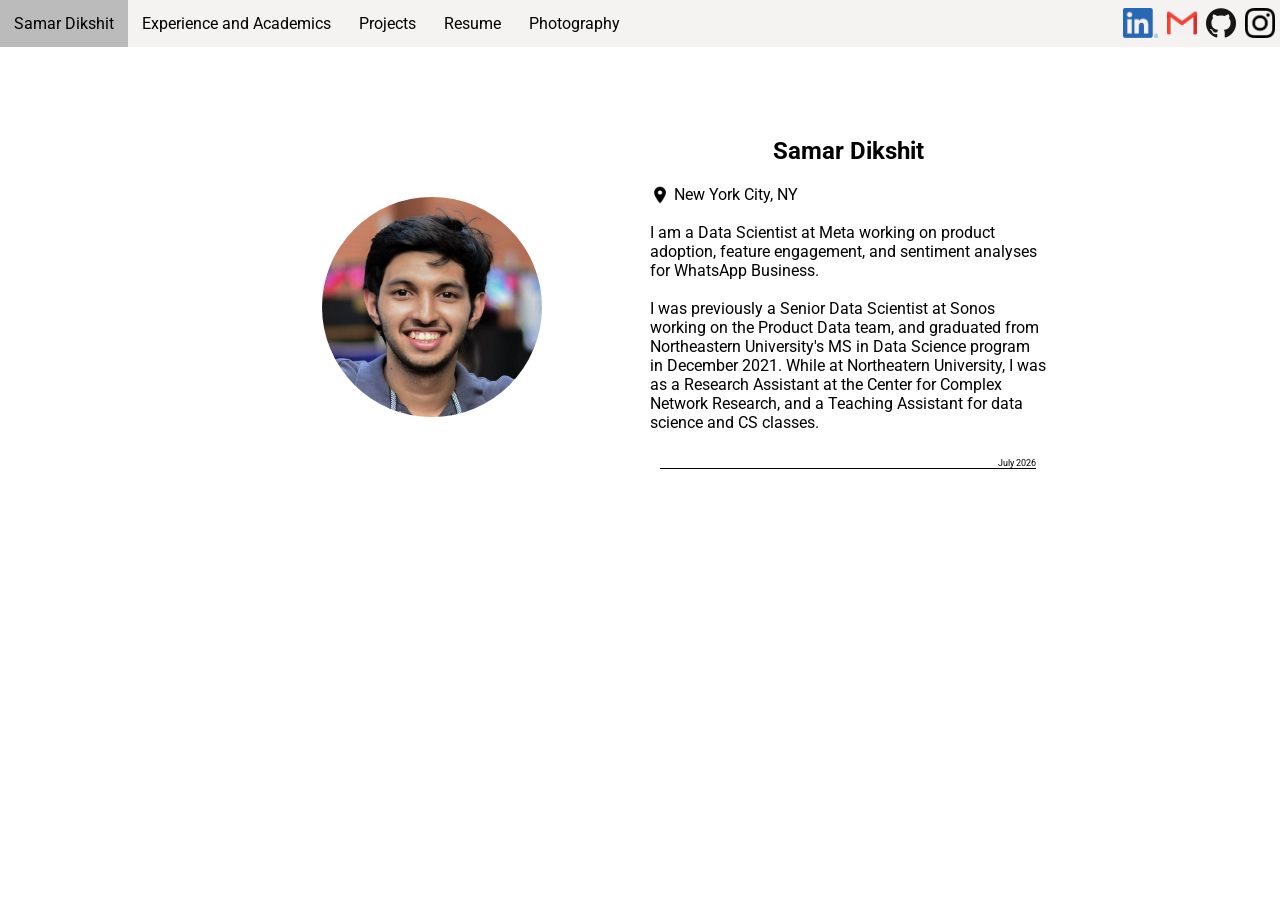
<file: index.html>
<!DOCTYPE html>
<html>
   <head>
       <meta charset="utf-8">
       <meta http-equiv="Content-Type" content="text/html; charset=utf-8">
       <meta name="viewport" content="width=device-width, initial-scale=1">
       <title>Samar Dikshit</title>
       <link href="https://fonts.googleapis.com/css2?family=Roboto:wght@300&display=swap" rel="stylesheet">
       <link href="favicon/apple-touch-icon.png" rel="apple-touch-icon" sizes="180x180">
       <link href="favicon/favicon-32x32.png" rel="icon" type="image/png" sizes="32x32">
       <link href="favicon/favicon-16x16.png" rel="icon" type="image/png" sizes="16x16">
       <link href="favicon/site.webmanifest" rel="manifest">
       <link href="css/main.css" rel="stylesheet">
       <script src="https://ajax.googleapis.com/ajax/libs/jquery/3.4.1/jquery.min.js"></script>
       <script src="https://maxcdn.bootstrapcdn.com/bootstrap/3.4.1/js/bootstrap.min.js"></script>
   </head>
   <body>
       <div>
           <nav>
               <button type="button" id="nav-toggle" class="nav-toggle" aria-label="Toggle navigation" aria-expanded="false" aria-controls="navbar">
                   <span></span><span></span><span></span>
               </button>
               <ul id="navbar">
                   <li class="nav-opts" id="nav-opts-home"><a class="nav-a" href="index.html"><span class="nav-text">Samar Dikshit</span></a></li>
                   <li class="nav-opts"><a class="nav-a" href="exp.html"><span class="nav-text">Experience and Academics</span></a></li>
                   <li class="nav-opts"><a class="nav-a" href="projects.html"><span class="nav-text">Projects</span></a></li>
                   <li class="nav-opts" data-toggle="tooltip" data-placement="bottom" title="Last update: Sept. 2024"><a class="nav-a" href="resources/pdfs/Samar Dikshit Resume.pdf" target="_blank" ><span class="nav-text">Resume</span></a></li>
                   <li class="nav-opts"><a class="nav-a" href="photography.html"><span class="nav-text">Photography</span></a></li>
                   <li id="nav-icons">
                       <a class="nav-icons-a" href="https://www.linkedin.com/in/samar-dikshit/" target="_blank"><img src="resources/logos_png/linkedin.png" class="header-img" alt="LinkedIn"></a>
                       <a class="nav-icons-a" href="mailto:samard05@gmail.com?cc=dikshit.s@northeastern.edu&subject=[From website] "><img src="resources/logos_png/gmail2.png" class="header-img" alt="Email me"></a>
                       <a class="nav-icons-a" href="https://github.com/samar14641" target="_blank"><img src="resources/logos_png/github.png" class="header-img" alt="GitHub"></a>
                       <a class="nav-icons-a" href="https://www.instagram.com/samar14641/" target="_blank"><img src="resources/logos_png/insta.png" class="header-img" alt="Instagram"></a>
                   </li>
               </ul>
           </nav>
       </div>
       <div id="main-content">
           <div id="empty-div"></div>
           <div id="bio-div">
               <div class="column">
                   <img src="resources/pics_jpg/me.jpg" id="face-img" alt="Samar">
               </div>
               <div class="column" id="bio-content" data-updated="2026-07">
                   <h2 class="text-header">Samar Dikshit</h2>
                   <p>
                       <img src="resources/logos_png/location.png" class="img-p" alt="Location:"> &nbsp;&nbsp;&nbsp;&nbsp;&nbsp; New York City, NY
                       <br><br>
                       I am a Data Scientist at Meta working on product adoption, feature engagement, and sentiment analyses for WhatsApp Business.
                       <br><br>
                       I was previously a Senior Data Scientist at Sonos working on the Product Data team, and graduated from Northeastern University's MS in Data Science program in December 2021. While at Northeatern University, I was as a Research Assistant at the Center for Complex Network Research, and a Teaching Assistant for data science and CS classes.
                   </p>
               </div>
           </div>
       </div>
       <script src="js/main.js"></script>
   </body>
</html>
</file>
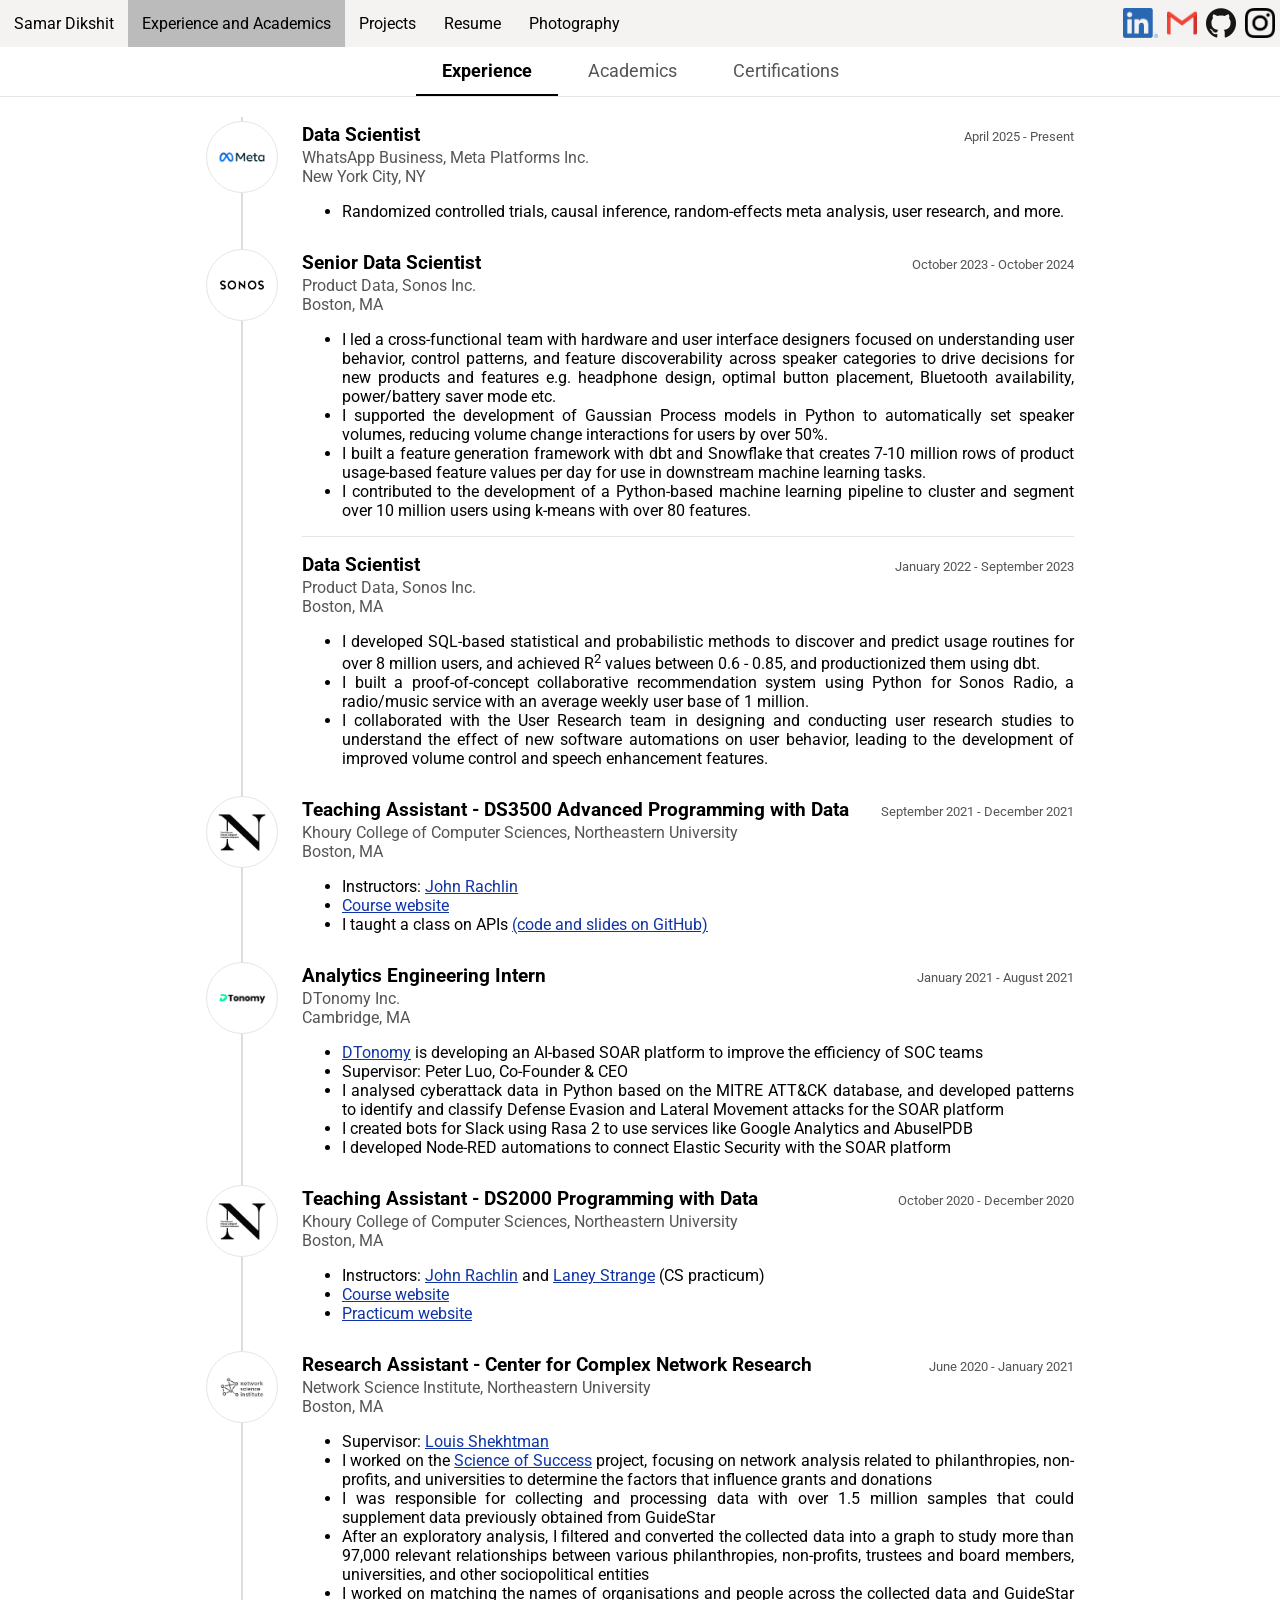
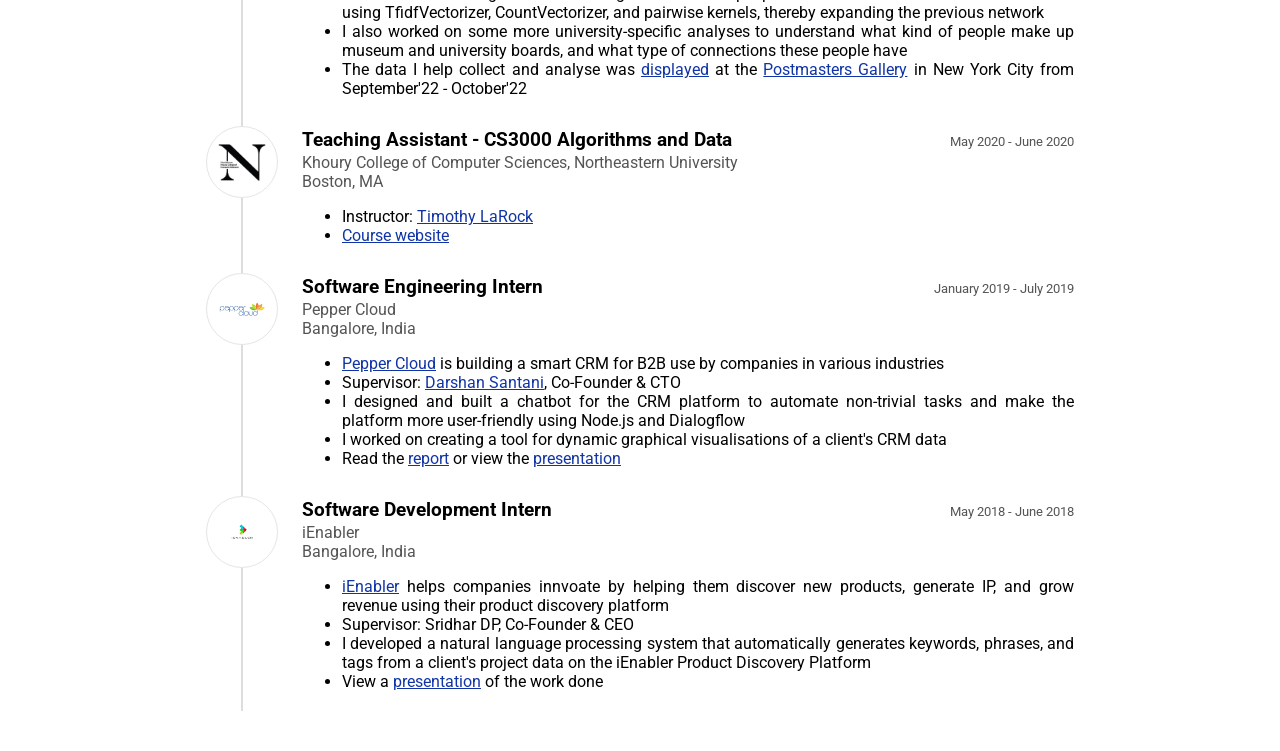
<file: exp.html>
<!DOCTYPE html>
<html>
    <head>
        <meta charset="utf-8">
        <meta http-equiv="Content-Type" content="text/html; charset=utf-8">
        <meta name="viewport" content="width=device-width, initial-scale=1">
        <title>Samar Dikshit</title>
        <link href="https://fonts.googleapis.com/css2?family=Roboto:wght@300&display=swap" rel="stylesheet">
        <link href="favicon/apple-touch-icon.png" rel="apple-touch-icon" sizes="180x180">
        <link href="favicon/favicon-32x32.png" rel="icon" type="image/png" sizes="32x32">
        <link href="favicon/favicon-16x16.png" rel="icon" type="image/png" sizes="16x16">
        <link href="favicon/site.webmanifest" rel="manifest">
        <link href="css/main.css" rel="stylesheet">
        <link href="css/exp.css" rel="stylesheet">
        <script src="https://ajax.googleapis.com/ajax/libs/jquery/3.4.1/jquery.min.js"></script>
        <script src="https://maxcdn.bootstrapcdn.com/bootstrap/3.4.1/js/bootstrap.min.js"></script>
    </head>
    <body>
        <div>
            <nav>
                <button type="button" id="nav-toggle" class="nav-toggle" aria-label="Toggle navigation" aria-expanded="false" aria-controls="navbar">
                    <span></span><span></span><span></span>
                </button>
                <ul id="navbar">
                    <li class="nav-opts"><a class="nav-a" href="index.html"><span class="nav-text">Samar Dikshit</span></a></li>
                    <li class="nav-opts" id="nav-opts-home"><a class="nav-a" href="exp.html"><span class="nav-text">Experience and Academics</span></a></li>
                    <li class="nav-opts"><a class="nav-a" href="projects.html"><span class="nav-text">Projects</span></a></li>
                    <li class="nav-opts" data-toggle="tooltip" data-placement="bottom" title="Last update: Sept. 2024"><a class="nav-a" href="resources/pdfs/Samar Dikshit Resume.pdf" target="_blank" ><span class="nav-text">Resume</span></a></li>
                    <li class="nav-opts"><a class="nav-a" href="photography.html"><span class="nav-text">Photography</span></a></li>
                    <li id="nav-icons">
                        <a class="nav-icons-a" href="https://www.linkedin.com/in/samar-dikshit/" target="_blank"><img src="resources/logos_png/linkedin.png" class="header-img" alt="LinkedIn"></a>
                        <a class="nav-icons-a" href="mailto:samard05@gmail.com?cc=dikshit.s@northeastern.edu&subject=[From website] "><img src="resources/logos_png/gmail2.png" class="header-img" alt="Email me"></a>
                        <a class="nav-icons-a" href="https://github.com/samar14641" target="_blank"><img src="resources/logos_png/github.png" class="header-img" alt="GitHub"></a>
                        <a class="nav-icons-a" href="https://www.instagram.com/samar14641/" target="_blank"><img src="resources/logos_png/insta.png" class="header-img" alt="Instagram"></a>
                    </li>
                </ul>
            </nav>
        </div>
        <div id="main-content">
            <div class="exp-tabs" role="tablist">
                <button type="button" class="exp-tab active" role="tab" aria-selected="true" aria-controls="exp-panel-expr" id="exp-tab-expr" data-target="exp-panel-expr">Experience</button>
                <button type="button" class="exp-tab" role="tab" aria-selected="false" aria-controls="exp-panel-acad" id="exp-tab-acad" data-target="exp-panel-acad">Academics</button>
                <button type="button" class="exp-tab" role="tab" aria-selected="false" aria-controls="exp-panel-certi" id="exp-tab-certi" data-target="exp-panel-certi">Certifications</button>
            </div>

            <div class="exp-panel" id="exp-panel-expr" role="tabpanel" aria-labelledby="exp-tab-expr">
                <div class="timeline">
                    <div class="timeline-item">
                        <div class="timeline-marker"><img src="resources/logos_png/meta.png" alt="Meta"></div>
                        <div class="timeline-content">
                            <div class="timeline-role">
                                <div class="timeline-role-head">
                                    <p class="text-title">Data Scientist</p>
                                    <span class="timeline-date">April 2025 - Present</span>
                                </div>
                                <p class="timeline-org">WhatsApp Business, Meta Platforms Inc.<br>New York City, NY</p>
                                <ul class="text-data">
                                    <li>Randomized controlled trials, causal inference, random-effects meta analysis, user research, and more.</li>
                                </ul>
                            </div>
                        </div>
                    </div>
                    <div class="timeline-item">
                        <div class="timeline-marker"><img src="resources/logos_png/sonos.png" alt="Sonos"></div>
                        <div class="timeline-content">
                            <div class="timeline-role">
                                <div class="timeline-role-head">
                                    <p class="text-title">Senior Data Scientist</p>
                                    <span class="timeline-date">October 2023 - October 2024</span>
                                </div>
                                <p class="timeline-org">Product Data, Sonos Inc.<br>Boston, MA</p>
                                <ul class="text-data">
                                    <li>I led a cross-functional team with hardware and user interface designers focused on understanding user behavior, control patterns, and feature discoverability across speaker categories to drive decisions for new products and features e.g. headphone design, optimal button placement, Bluetooth availability, power/battery saver mode etc.</li>
                                    <li>I supported the development of Gaussian Process models in Python to automatically set speaker volumes, reducing volume change interactions for users by over 50%.</li>
                                    <li>I built a feature generation framework with dbt and Snowflake that creates 7-10 million rows of product usage-based feature values per day for use in downstream machine learning tasks.</li>
                                    <li>I contributed to the development of a Python-based machine learning pipeline to cluster and segment over 10 million users using k-means with over 80 features.</li>
                                </ul>
                            </div>
                            <div class="timeline-role">
                                <div class="timeline-role-head">
                                    <p class="text-title">Data Scientist</p>
                                    <span class="timeline-date">January 2022 - September 2023</span>
                                </div>
                                <p class="timeline-org">Product Data, Sonos Inc.<br>Boston, MA</p>
                                <ul class="text-data">
                                    <li>I developed SQL-based statistical and probabilistic methods to discover and predict usage routines for over 8 million users, and achieved R<sup>2</sup> values between 0.6 - 0.85, and productionized them using dbt.</li>
                                    <li>I built a proof-of-concept collaborative recommendation system using Python for Sonos Radio, a radio/music service with an average weekly user base of 1 million.</li>
                                    <li>I collaborated with the User Research team in designing and conducting user research studies to understand the effect of new software automations on user behavior, leading to the development of improved volume control and speech enhancement features.</li>
                                </ul>
                            </div>
                        </div>
                    </div>
                    <div class="timeline-item">
                        <div class="timeline-marker"><img src="resources/logos_png/NEUCCIS.jpg" alt="NEU Monogram"></div>
                        <div class="timeline-content">
                            <div class="timeline-role">
                                <div class="timeline-role-head">
                                    <p class="text-title">Teaching Assistant - DS3500 Advanced Programming with Data</p>
                                    <span class="timeline-date">September 2021 - December 2021</span>
                                </div>
                                <p class="timeline-org">Khoury College of Computer Sciences, Northeastern University<br>Boston, MA</p>
                                <ul class="text-data">
                                    <li>Instructors: <a class="p-a" href="https://www.ccs.neu.edu/home/rachlin/" target="_blank">John Rachlin</a></li>
                                    <li><a class="p-a" href="https://www.ccs.neu.edu/home/rachlin/python/ds3500/index.html" target="_blank">Course website</a></li>
                                    <li>I taught a class on APIs <a class="p-a" href="https://github.com/samar14641/api-ds3500" target="_blank">(code and slides on GitHub)</a></li>
                                </ul>
                            </div>
                        </div>
                    </div>
                    <div class="timeline-item">
                        <div class="timeline-marker"><img src="resources/logos_png/dtonomy.png" alt="DTonomy"></div>
                        <div class="timeline-content">
                            <div class="timeline-role">
                                <div class="timeline-role-head">
                                    <p class="text-title">Analytics Engineering Intern</p>
                                    <span class="timeline-date">January 2021 - August 2021</span>
                                </div>
                                <p class="timeline-org">DTonomy Inc.<br>Cambridge, MA</p>
                                <ul class="text-data">
                                    <li><a class="p-a" href="https://www.dtonomy.com/" target="_blank">DTonomy</a> is developing an AI-based SOAR platform to improve the efficiency of SOC teams</li>
                                    <li>Supervisor: Peter Luo, Co-Founder & CEO</li>
                                    <li>I analysed cyberattack data in Python based on the MITRE ATT&CK database, and developed patterns to identify and classify Defense Evasion and Lateral Movement attacks for the SOAR platform</li>
                                    <li>I created bots for Slack using Rasa 2 to use services like Google Analytics and AbuseIPDB</li>
                                    <li>I developed Node-RED automations to connect Elastic Security with the SOAR platform</li>
                                </ul>
                            </div>
                        </div>
                    </div>
                    <div class="timeline-item">
                        <div class="timeline-marker"><img src="resources/logos_png/NEUCCIS.jpg" alt="NEU Monogram"></div>
                        <div class="timeline-content">
                            <div class="timeline-role">
                                <div class="timeline-role-head">
                                    <p class="text-title">Teaching Assistant - DS2000 Programming with Data</p>
                                    <span class="timeline-date">October 2020 - December 2020</span>
                                </div>
                                <p class="timeline-org">Khoury College of Computer Sciences, Northeastern University<br>Boston, MA</p>
                                <ul class="text-data">
                                    <li>Instructors: <a class="p-a" href="https://www.ccs.neu.edu/home/rachlin/" target="_blank">John Rachlin</a> and <a class="p-a" href="https://khoury.northeastern.edu/home/laney/" target="_blank">Laney Strange</a> (CS practicum)</li>
                                    <li><a class="p-a" href="https://www.ccs.neu.edu/home/rachlin/python/ds2000/" target="_blank">Course website</a></li>
                                    <li><a class="p-a" href="https://course.ccs.neu.edu/ds2001/cs/" target="_blank">Practicum website</a></li>
                                </ul>
                            </div>
                        </div>
                    </div>
                    <div class="timeline-item">
                        <div class="timeline-marker"><img src="resources/logos_png/netsci.png" alt="NEU NetSci"></div>
                        <div class="timeline-content">
                            <div class="timeline-role">
                                <div class="timeline-role-head">
                                    <p class="text-title">Research Assistant - Center for Complex Network Research</p>
                                    <span class="timeline-date">June 2020 - January 2021</span>
                                </div>
                                <p class="timeline-org">Network Science Institute, Northeastern University<br>Boston, MA</p>
                                <ul class="text-data">
                                    <li>Supervisor: <a class="p-a" href="https://www.barabasilab.com/people/louis-shekhtman" target="_blank">Louis Shekhtman</a></li>
                                    <li>I worked on the <a class="p-a" href="https://www.barabasilab.com/projects" target="_blank">Science of Success</a> project, focusing on network analysis related to philanthropies, non-profits, and universities to determine the factors that influence grants and donations</li>
                                    <li>I was responsible for collecting and processing data with over 1.5 million samples that could supplement data previously obtained from GuideStar</li>
                                    <li>After an exploratory analysis, I filtered and converted the collected data into a graph to study more than 97,000 relevant relationships between various philanthropies, non-profits, trustees and board members, universities, and other sociopolitical entities</li>
                                    <li>I worked on matching the names of organisations and people across the collected data and GuideStar using TfidfVectorizer, CountVectorizer, and pairwise kernels, thereby expanding the previous network</li>
                                    <li>I also worked on some more university-specific analyses to understand what kind of people make up museum and university boards, and what type of connections these people have</li>
                                    <li>The data I help collect and analyse was <a class="p-a" href="https://mobile.twitter.com/BarabasiLab/status/1579849749523357696" target="_blank">displayed</a> at the <a class="p-a" href="https://www.postmastersart.com/archive/barablab22/barablab22_direct.html" target="_blank">Postmasters Gallery</a> in New York City from September'22 - October'22</li>
                                </ul>
                            </div>
                        </div>
                    </div>
                    <div class="timeline-item">
                        <div class="timeline-marker"><img src="resources/logos_png/NEUCCIS.jpg" alt="NEU Monogram"></div>
                        <div class="timeline-content">
                            <div class="timeline-role">
                                <div class="timeline-role-head">
                                    <p class="text-title">Teaching Assistant - CS3000 Algorithms and Data</p>
                                    <span class="timeline-date">May 2020 - June 2020</span>
                                </div>
                                <p class="timeline-org">Khoury College of Computer Sciences, Northeastern University<br>Boston, MA</p>
                                <ul class="text-data">
                                    <li>Instructor: <a class="p-a" href="https://tlarock.github.io/" target="_blank">Timothy LaRock</a></li>
                                    <li><a class="p-a" href="https://tlarock.github.io/teaching/cs3000/syllabus.html" target="_blank">Course website</a></li>
                                </ul>
                            </div>
                        </div>
                    </div>
                    <div class="timeline-item">
                        <div class="timeline-marker"><img src="resources/logos_png/peppercloud.png" alt="Pepper Cloud logo"></div>
                        <div class="timeline-content">
                            <div class="timeline-role">
                                <div class="timeline-role-head">
                                    <p class="text-title">Software Engineering Intern</p>
                                    <span class="timeline-date">January 2019 - July 2019</span>
                                </div>
                                <p class="timeline-org">Pepper Cloud<br>Bangalore, India</p>
                                <ul class="text-data">
                                    <li><a class="p-a" href="https://peppercloud.com/" target="_blank">Pepper Cloud</a> is building a smart CRM for B2B use by companies in various industries</li>
                                    <li>Supervisor: <a class="p-a" href="https://dsantani.github.io/" target="_blank">Darshan Santani</a>, Co-Founder & CTO</li>
                                    <li>I designed and built a chatbot for the CRM platform to automate non-trivial tasks and make the platform more user-friendly using Node.js and Dialogflow</li>
                                    <li>I worked on creating a tool for dynamic graphical visualisations of a client's CRM data</li>
                                    <li>Read the <a class="p-a" href="resources/pdfs/Pepper Cloud Report.pdf" target="_blank">report</a> or view the <a class="p-a" href="resources/pdfs/Pepper Cloud PPT.pdf" target="_blank">presentation</a></li>
                                </ul>
                            </div>
                        </div>
                    </div>
                    <div class="timeline-item">
                        <div class="timeline-marker"><img src="resources/logos_png/ienabler.png" alt="iEnabler logo"></div>
                        <div class="timeline-content">
                            <div class="timeline-role">
                                <div class="timeline-role-head">
                                    <p class="text-title">Software Development Intern</p>
                                    <span class="timeline-date">May 2018 - June 2018</span>
                                </div>
                                <p class="timeline-org">iEnabler<br>Bangalore, India</p>
                                <ul class="text-data">
                                    <li><a class="p-a" href="https://www.ienabler.co/" target="_blank">iEnabler</a> helps companies innvoate by helping them discover new products, generate IP, and grow revenue using their product discovery platform</li>
                                    <li>Supervisor: Sridhar DP, Co-Founder & CEO</li>
                                    <li>I developed a natural language processing system that automatically generates keywords, phrases, and tags from a client's project data on the iEnabler Product Discovery Platform</li>
                                    <li>View a <a class="p-a" href="resources/pdfs/iEnabler PPT.pdf" target="_blank">presentation</a> of the work done</li>
                                </ul>
                            </div>
                        </div>
                    </div>
                </div>
            </div>

            <div class="exp-panel" id="exp-panel-acad" role="tabpanel" aria-labelledby="exp-tab-acad" hidden>
                <div class="timeline">
                    <div class="timeline-item">
                        <div class="timeline-marker"><img src="resources/logos_png/NEUCCIS.jpg" alt="NEU Monogram"></div>
                        <div class="timeline-content">
                            <div class="timeline-role">
                                <div class="timeline-role-head">
                                    <p class="text-title"><em>MS in Data Science, </em>Northeastern University</p>
                                    <span class="timeline-date">September 2019 - December 2021</span>
                                </div>
                                <p class="timeline-org">Khoury College of Computer Sciences<br>Boston, MA</p>
                                <ul class="text-data">
                                    <li>Fall'21: CS6120 Natural Language Processing, PHYS5116 Complex Networks and Applications</li>
                                    <li>Spring'21: Analytics Engineering co-op at DTonomy Inc.</li>
                                    <li>Fall'20: DS5220 Supervised Machine Learning</li>
                                    <li>Summer'20: DS5230 Unsupervised Machine Learning</li>
                                    <li>Spring'20: CS5800 Algorithms, CS6200 Information Retrieval</li>
                                    <li>Fall'19: DS5020 Linear Algebra and Probability, DS5110 Data Management and Processing</li>
                                </ul>
                            </div>
                        </div>
                    </div>
                    <div class="timeline-item">
                        <div class="timeline-marker"><img src="resources/logos_png/manipal.png" alt="Manipal logo"></div>
                        <div class="timeline-content">
                            <div class="timeline-role">
                                <div class="timeline-role-head">
                                    <p class="text-title"><em>BTech in Computer and Communication Engineering, </em>Manipal Institute of Technology</p>
                                    <span class="timeline-date">July 2015 - July 2019</span>
                                </div>
                                <p class="timeline-org">Department of Information and Communication Technology<br>Manipal, India</p>
                                <ul class="text-data">
                                    <li>Minor in Data Analytics</li>
                                    <li>Relevant courses: Big Data Analytics, Data Mining and Predictive Analytics, Pattern Recognition</li>
                                    <li><a class="p-a" href="resources/pdfs/CCE Seminar.pdf" target="_blank">Seminar</a> (Aug'18): <em>Knowledge Transfer Through Machine Learning in Aircraft Design</em> based on <a class="p-a" href="https://ieeexplore.ieee.org/document/8065136" target="_blank">this paper</a></li>
                                </ul>
                            </div>
                        </div>
                    </div>
                </div>
            </div>

            <div class="exp-panel" id="exp-panel-certi" role="tabpanel" aria-labelledby="exp-tab-certi" hidden>
                <div class="cert-grid">
                    <div class="cert-card">
                        <div class="cert-head">
                            <img class="cert-logo" src="resources/logos_png/SSI.png" alt="SSI logo">
                            <div class="cert-body">
                                <p class="text-title">SSI Open Water Diver</p>
                                <p class="cert-org">Scuba Schools International</p>
                                <p class="cert-date">Issued in February 2025</p>
                            </div>
                        </div>
                        <ul class="text-data cert-credential">
                            <li>Credential ID: 791009Y7395101790542-IN</li>
                        </ul>
                    </div>
                    <div class="cert-card">
                        <div class="cert-head">
                            <img class="cert-logo" src="resources/logos_png/neo4j.png" alt="Neo4j logo">
                            <div class="cert-body">
                                <p class="text-title">Querying with Cypher in Neo4j 4.x</p>
                                <p class="cert-org">Neo4j GraphAcademy</p>
                                <p class="cert-date">Issued in May 2021</p>
                            </div>
                        </div>
                        <ul class="text-data cert-credential">
                            <li>Credential ID: <a class="p-a" href="resources/pdfs/queryingWithCypherInNeo4j4x.pdf" target="_blank">1513461</a></li>
                        </ul>
                    </div>
                    <div class="cert-card">
                        <div class="cert-head">
                            <img class="cert-logo" src="resources/logos_png/fwp-logo.svg" alt="MT FWP logo">
                            <div class="cert-body">
                                <p class="text-title">Bear Identification</p>
                                <p class="cert-org">Montana Fish, Wildlife & Parks</p>
                                <p class="cert-date">Issued in May 2020</p>
                            </div>
                        </div>
                        <ul class="text-data cert-credential">
                            <li>Credential ID: <a class="p-a" href="resources/pdfs/BearIDCert.pdf" target="_blank">FT240943</a></li>
                        </ul>
                    </div>
                    <div class="cert-card">
                        <div class="cert-head">
                            <img class="cert-logo" src="resources/logos_png/coursera.png" alt="Coursera logo">
                            <div class="cert-body">
                                <p class="text-title">Data-driven Astronomy</p>
                                <p class="cert-org">University of Sydney on Coursera</p>
                                <p class="cert-date">Issued in September 2018</p>
                            </div>
                        </div>
                        <ul class="text-data cert-credential">
                            <li>Credential ID: <a class="p-a" href="https://www.coursera.org/account/accomplishments/verify/DGHQHSXZEUN7" target="_blank">DGHQHSXZEUN7</a></li>
                        </ul>
                    </div>
                    <div class="cert-card">
                        <div class="cert-head">
                            <img class="cert-logo" src="resources/logos_png/coursera.png" alt="Coursera logo">
                            <div class="cert-body">
                                <p class="text-title">Intro to Data Science in Python</p>
                                <p class="cert-org">University of Michigan on Coursera</p>
                                <p class="cert-date">Issued in August 2018</p>
                            </div>
                        </div>
                        <ul class="text-data cert-credential">
                            <li>Credential ID: <a class="p-a" href="https://www.coursera.org/account/accomplishments/verify/B4BF5DPRQKPF" target="_blank">B4BF5DPRQKPF</a></li>
                        </ul>
                    </div>
                </div>
            </div>
        </div>
        <script src="js/main.js"></script>
        <script src="js/exp.js"></script>
    </body>
</html>
</file>
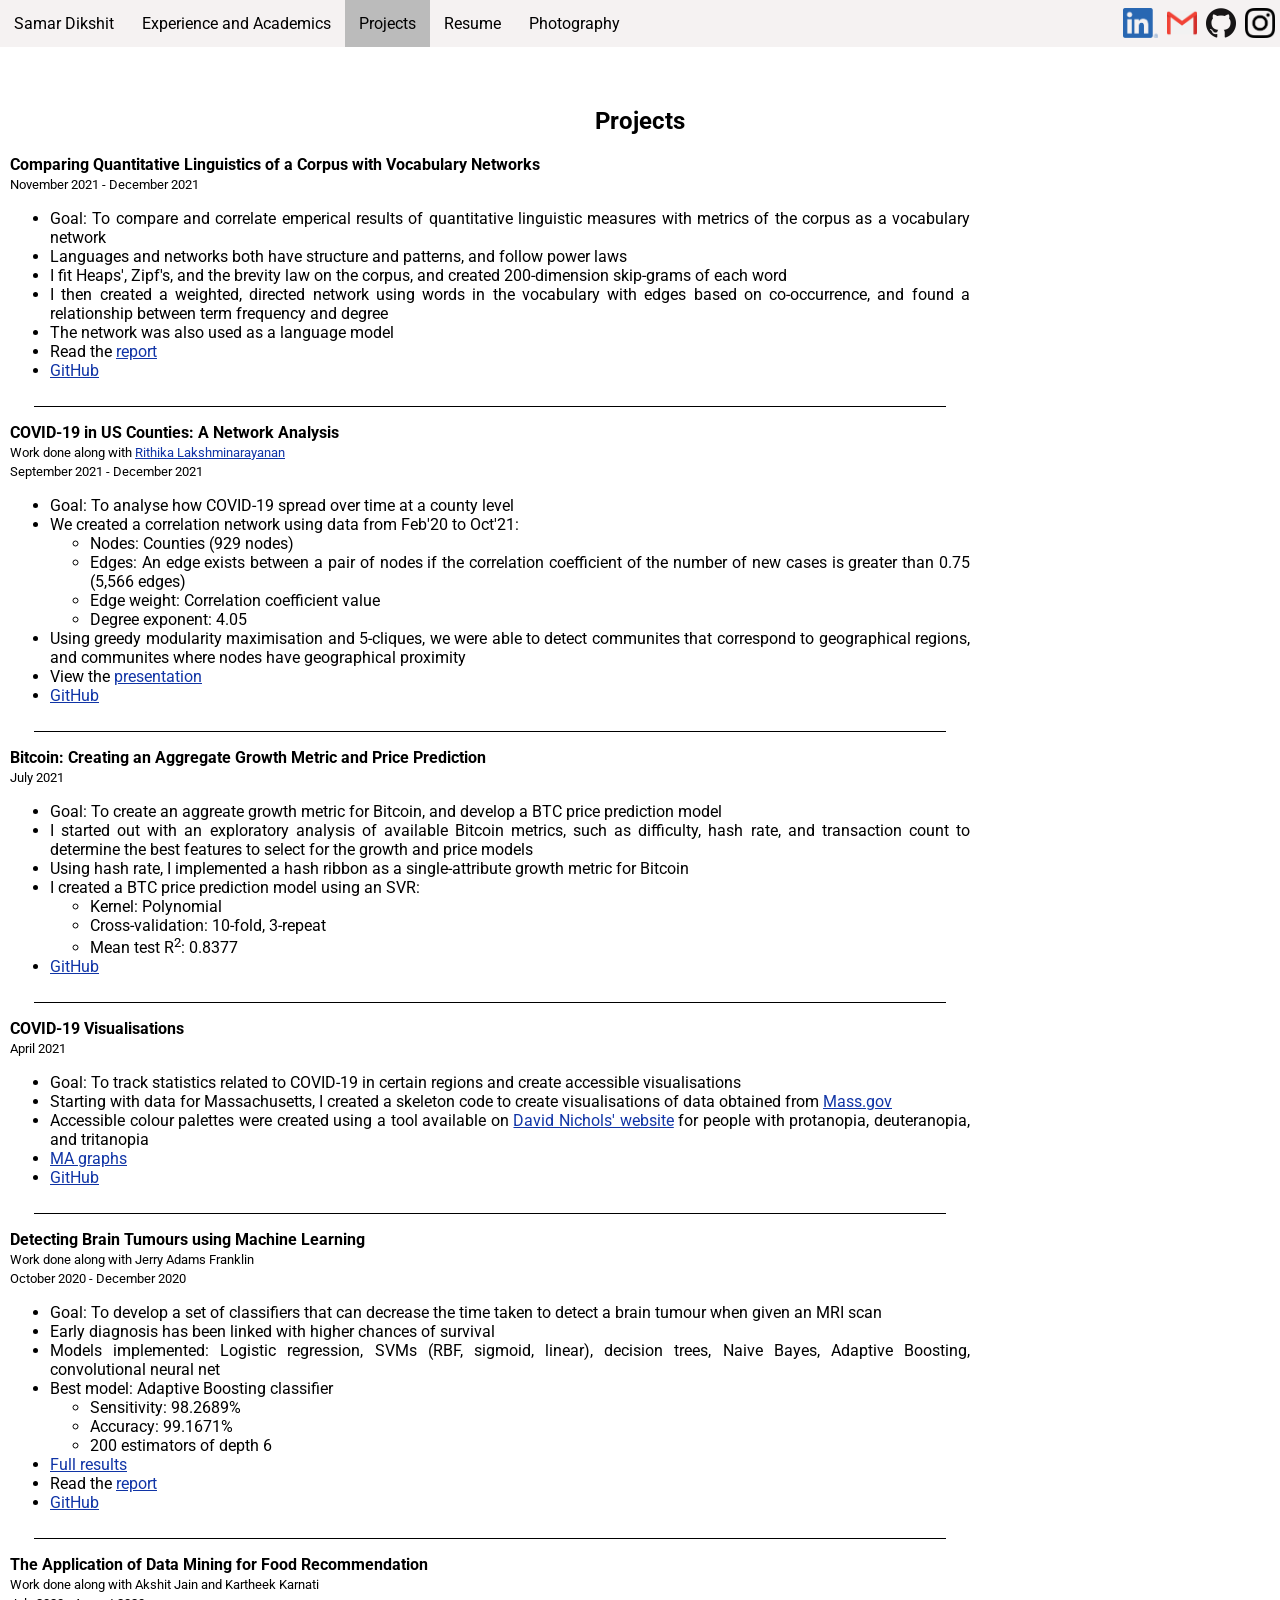
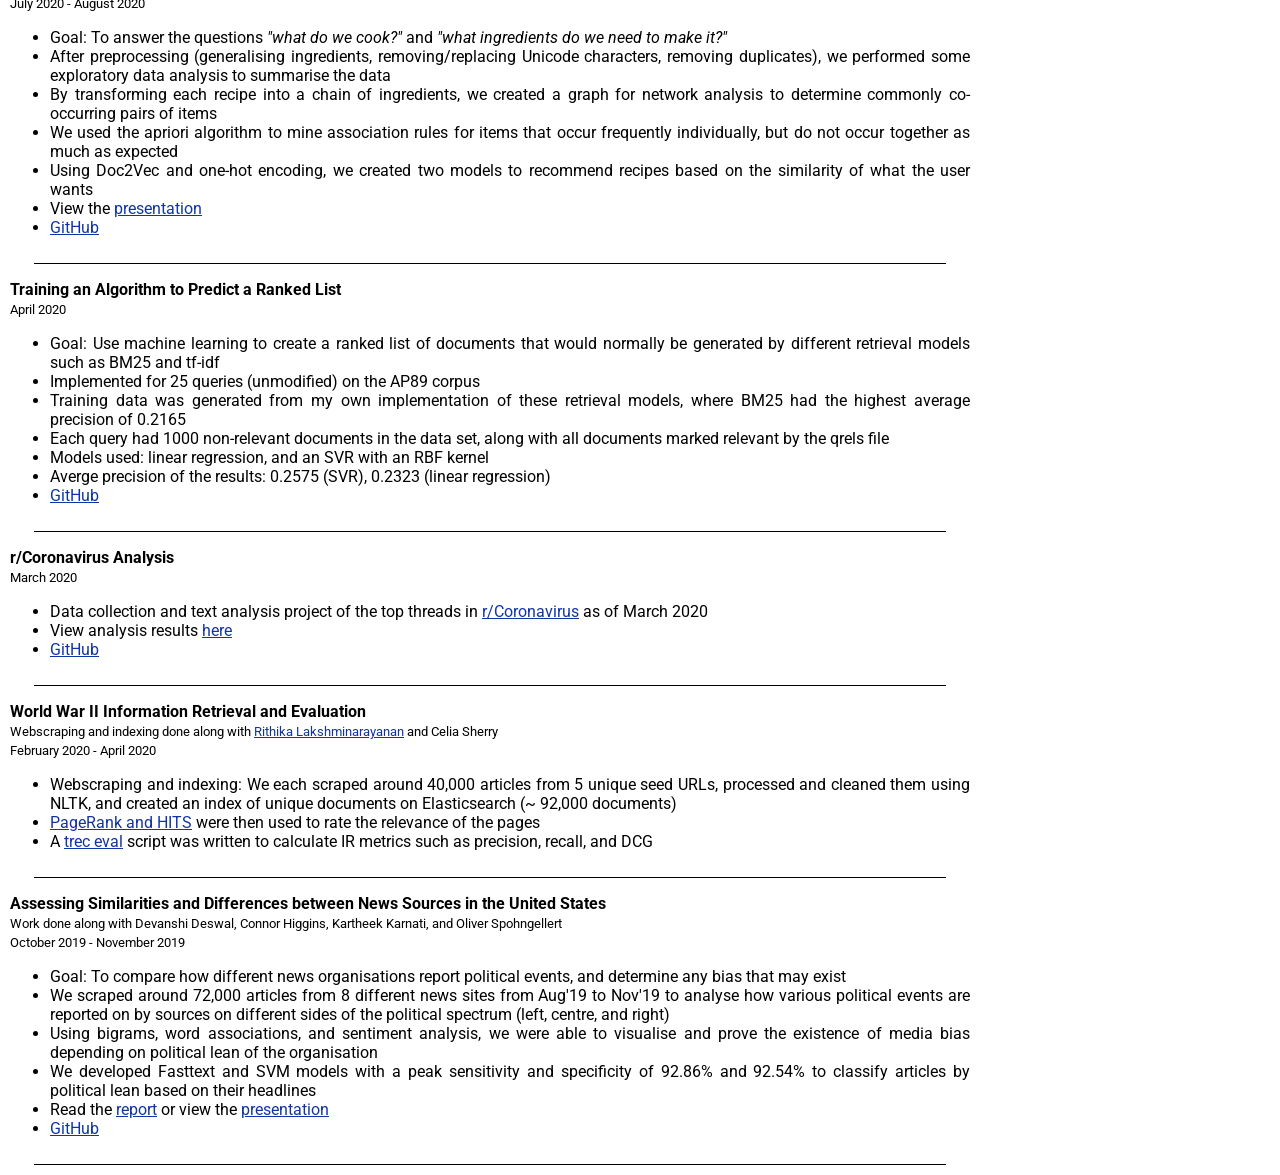
<file: projects.html>
<!DOCTYPE html>
<html>
   <head>
       <meta charset="utf-8">
       <meta http-equiv="Content-Type" content="text/html; charset=utf-8">
       <meta name="viewport" content="width=device-width, initial-scale=1">
       <title>Samar Dikshit</title>
       <link href="https://fonts.googleapis.com/css2?family=Roboto:wght@300&display=swap" rel="stylesheet">
       <link href="favicon/apple-touch-icon.png" rel="apple-touch-icon" sizes="180x180">
       <link href="favicon/favicon-32x32.png" rel="icon" type="image/png" sizes="32x32">
       <link href="favicon/favicon-16x16.png" rel="icon" type="image/png" sizes="16x16">
       <link href="favicon/site.webmanifest" rel="manifest">
       <link href="css/main.css" rel="stylesheet">
       <script src="https://ajax.googleapis.com/ajax/libs/jquery/3.4.1/jquery.min.js"></script>
       <script src="https://maxcdn.bootstrapcdn.com/bootstrap/3.4.1/js/bootstrap.min.js"></script>
   </head>
   <body>
       <div>
           <nav>
               <button type="button" id="nav-toggle" class="nav-toggle" aria-label="Toggle navigation" aria-expanded="false" aria-controls="navbar">
                   <span></span><span></span><span></span>
               </button>
               <ul id="navbar">
                   <li class="nav-opts"><a class="nav-a" href="index.html"><span class="nav-text">Samar Dikshit</span></a></li>
                   <li class="nav-opts"><a class="nav-a" href="exp.html"><span class="nav-text">Experience and Academics</span></a></li>
                   <li class="nav-opts" id="nav-opts-home"><a class="nav-a" href="projects.html"><span class="nav-text">Projects</span></a></li>
                   <li class="nav-opts" data-toggle="tooltip" data-placement="bottom" title="Last update: Sept. 2024"><a class="nav-a" href="resources/pdfs/Samar Dikshit Resume.pdf" target="_blank" ><span class="nav-text">Resume</span></a></li>
                   <li class="nav-opts"><a class="nav-a" href="photography.html"><span class="nav-text">Photography</span></a></li>
                   <li id="nav-icons">
                       <a class="nav-icons-a" href="https://www.linkedin.com/in/samar-dikshit/" target="_blank"><img src="resources/logos_png/linkedin.png" class="header-img" alt="LinkedIn"></a>
                       <a class="nav-icons-a" href="mailto:samard05@gmail.com?cc=dikshit.s@northeastern.edu&subject=[From website] "><img src="resources/logos_png/gmail2.png" class="header-img" alt="Email me"></a>
                       <a class="nav-icons-a" href="https://github.com/samar14641" target="_blank"><img src="resources/logos_png/github.png" class="header-img" alt="GitHub"></a>
                       <a class="nav-icons-a" href="https://www.instagram.com/samar14641/" target="_blank"><img src="resources/logos_png/insta.png" class="header-img" alt="Instagram"></a>
                   </li>
               </ul>
           </nav>
       </div>
       <div id="main-content">
           <div id="empty-div"></div>
           <h2 class="text-header">Projects</h2>
           <div id="proj-div">
               <div class="proj-content">
                   <p>
                       <b>Comparing Quantitative Linguistics of a Corpus with Vocabulary Networks</b>
                       <br><small>November 2021 - December 2021</small>
                       <ul>
                           <li>Goal: To compare and correlate emperical results of quantitative linguistic measures with metrics of the corpus as a vocabulary network</li>
                           <li>Languages and networks both have structure and patterns, and follow power laws</li>
                           <li>I fit Heaps', Zipf's, and the brevity law on the corpus, and created 200-dimension skip-grams of each word</li>
                           <li>I then created a weighted, directed network using words in the vocabulary with edges based on co-occurrence, and found a relationship between term frequency and degree</li>
                           <li>The network was also used as a language model</li>
                           <li>Read the <a class="p-a" href="resources/pdfs/Comparing Quantiative Linguistics with Vocabulary Networks.pdf" target="_blank">report</a></li>
                           <li><a class="p-a" href="https://github.com/samar14641/ql-vocab-nets" target="_blank">GitHub</a></li>
                       </ul>
                   </p>
               </div>
               <div class="proj-content">
                   <p>
                       <b>COVID-19 in US Counties: A Network Analysis</b>
                       <br><small>Work done along with <a class="p-a" href="https://www.khoury.northeastern.edu/people/rithika-lakshminarayanan/" target="_blank">Rithika Lakshminarayanan</a></small>
                       <br><small>September 2021 - December 2021</small>
                       <ul>
                           <li>Goal: To analyse how COVID-19 spread over time at a county level</li>
                           <li>We created a correlation network using data from Feb'20 to Oct'21:
                               <ul>
                                   <li>Nodes: Counties (929 nodes)</li>
                                   <li>Edges: An edge exists between a pair of nodes if the correlation coefficient of the number of new cases is greater than 0.75 (5,566 edges)</li>
                                   <li>Edge weight: Correlation coefficient value</li>
                                   <li>Degree exponent: 4.05</li>
                               </ul>
                           </li>
                           <li>Using greedy modularity maximisation and 5-cliques, we were able to detect communites that correspond to geographical regions, and communites where nodes have geographical proximity</li>
                           <li>View the <a class="p-a" href="resources/pdfs/COVID-19 in US Counties.pdf" target="_blank">presentation</a></li>
                           <li><a class="p-a" href="https://github.com/samar14641/covid-us-networks" target="_blank">GitHub</a></li>
                       </ul>
                   </p>
               </div>
               <div class="proj-content">
                   <p>
                       <b>Bitcoin: Creating an Aggregate Growth Metric and Price Prediction</b>
                       <br><small>July 2021</small>
                       <ul>
                           <li>Goal: To create an aggreate growth metric for Bitcoin, and develop a BTC price prediction model</li>
                           <li>I started out with an exploratory analysis of available Bitcoin metrics, such as difficulty, hash rate, and transaction count to determine the best features to select for the growth and price models</li>
                           <li>Using hash rate, I implemented a hash ribbon as a single-attribute growth metric for Bitcoin</li>
                           <li>I created a BTC price prediction model using an SVR:
                               <ul>
                                   <li>Kernel: Polynomial</li>
                                   <li>Cross-validation: 10-fold, 3-repeat</li>
                                   <li>Mean test R<sup>2</sup>: 0.8377</li>
                               </ul>
                           </li>
                           <li><a class="p-a" href="https://github.com/samar14641/btc-agg-growth" target="_blank">GitHub</a></li>
                       </ul>
                   </p>
               </div>
               <div class="proj-content">
                   <p>
                       <b>COVID-19 Visualisations</b>
                       <br><small>April 2021</small>
                       <ul>
                           <li>Goal: To track statistics related to COVID-19 in certain regions and create accessible visualisations</li>
                           <li>Starting with data for Massachusetts, I created a skeleton code to create visualisations of data obtained from <a class="p-a" href="https://www.mass.gov/info-details/covid-19-response-reporting#covid-19-daily-dashboard-" target="_blank">Mass.gov</a></li>
                           <li>Accessible colour palettes were created using a tool available on <a class="p-a" href="https://davidmathlogic.com/colorblind" target="_blank">David Nichols' website</a> for people with protanopia, deuteranopia, and tritanopia</li>
                           <li><a class="p-a" href="https://nbviewer.jupyter.org/github/samar14641/covid-visualisations/blob/master/massachusettsPlots.ipynb" target="_blank">MA graphs</a></li>
                           <li><a class="p-a" href="https://github.com/samar14641/covid-visualisations" target="_blank">GitHub</a></li>
                       </ul>
                   </p>
               </div>
               <div class="proj-content">
                   <p>
                       <b>Detecting Brain Tumours using Machine Learning</b>
                       <br><small>Work done along with Jerry Adams Franklin</small>
                       <br><small>October 2020 - December 2020</small>
                       <ul>
                           <li>Goal: To develop a set of classifiers that can decrease the time taken to detect a brain tumour when given an MRI scan</li>
                           <li>Early diagnosis has been linked with higher chances of survival</li>
                           <li>Models implemented: Logistic regression, SVMs (RBF, sigmoid, linear), decision trees, Naive Bayes, Adaptive Boosting, convolutional neural net</li>
                           <li>Best model: Adaptive Boosting classifier
                               <ul>
                                   <li>Sensitivity: 98.2689%</li>
                                   <li>Accuracy: 99.1671%</li>
                                   <li>200 estimators of depth 6</li>
                               </ul>
                           </li>
                           <li><a class="p-a" href="https://github.com/samar14641/brain-tumour-detection/blob/main/Results.pdf" target="_blank">Full results</a></li>
                           <li>Read the <a class="p-a" href="resources/pdfs/Detecting Brain Tumours using Machine Learning.pdf" target="_blank">report</a></li>
                           <li><a class="p-a" href="https://github.com/samar14641/brain-tumour-detection" target="_blank">GitHub</a></li>
                       </ul>
                   </p>
               </div>
               <div class="proj-content">
                   <p>
                       <b>The Application of Data Mining for Food Recommendation</b>
                       <br><small>Work done along with Akshit Jain and Kartheek Karnati</small>
                       <br><small>July 2020 - August 2020</small>
                       <ul>
                           <li>Goal: To answer the questions <em>"what do we cook?"</em> and <em>"what ingredients do we need to make it?"</em></li>
                           <li>After preprocessing (generalising ingredients, removing/replacing Unicode characters, removing duplicates), we performed some exploratory data analysis to summarise the data</li>
                           <li>By transforming each recipe into a chain of ingredients, we created a graph for network analysis to determine commonly co-occurring pairs of items</li>
                           <li>We used the apriori algorithm to mine association rules for items that occur frequently individually, but do not occur together as much as expected</li>
                           <li>Using Doc2Vec and one-hot encoding, we created two models to recommend recipes based on the similarity of what the user wants</li>
                           <li>View the <a class="p-a" href="resources/pdfs/Application of Data Mining for Food Recommendation PPT.pdf" target="_blank">presentation</a></li>
                           <li><a class="p-a" href="https://github.com/samar14641/food-recomm" target="_blank">GitHub</a></li>
                       </ul>
                   </p>
               </div>
               <div class="proj-content">
                   <p>
                       <b>Training an Algorithm to Predict a Ranked List</b>
                       <br><small>April 2020</small>
                       <ul>
                           <li>Goal: Use machine learning to create a ranked list of documents that would normally be generated by different retrieval models such as BM25 and tf-idf</li>
                           <li>Implemented for 25 queries (unmodified) on the AP89 corpus</li>
                           <li>Training data was generated from my own implementation of these retrieval models, where BM25 had the highest average precision of 0.2165</li>
                           <li>Each query had 1000 non-relevant documents in the data set, along with all documents marked relevant by the qrels file</li>
                           <li>Models used: linear regression, and an SVR with an RBF kernel</li>
                           <li>Averge precision of the results: 0.2575 (SVR), 0.2323 (linear regression)</li>
                           <li><a class="p-a" href="https://github.com/samar14641/ir_ranking-machine_learning" target="_blank">GitHub</a></li>
                       </ul>
                   </p>
               </div>
               <div class="proj-content">
                   <p>
                       <b>r/Coronavirus Analysis</b>
                       <br><small>March 2020</small>
                       <ul>
                           <li>Data collection and text analysis project of the top threads in <a class="p-a" href="https://www.reddit.com/r/Coronavirus/" target="_blank">r/Coronavirus</a> as of March 2020</li>
                           <li>View analysis results <a class="p-a" href="resources/pdfs/Analysis on COVID-19 Reddit Threads.pdf" target="_blank">here</a></li>
                           <li><a class="p-a" href="https://github.com/samar14641/reddit-covid" target="_blank">GitHub</a></li>
                       </ul>
                   </p>
               </div>
               <div class="proj-content">
                   <p>
                       <b>World War II Information Retrieval and Evaluation</b>
                       <br><small>Webscraping and indexing done along with <a class="p-a" href="https://www.khoury.northeastern.edu/people/rithika-lakshminarayanan/" target="_blank">Rithika Lakshminarayanan</a> and Celia Sherry</small>
                       <br><small>February 2020 - April 2020</small>
                       <ul>
                           <li>Webscraping and indexing: We each scraped around 40,000 articles from 5 unique seed URLs, processed and cleaned them using NLTK, and created an index of unique documents on Elasticsearch (~ 92,000 documents)</li>
                           <li><a class="p-a" href="https://github.com/samar14641/webgraph-computation" target="_blank">PageRank and HITS</a> were then used to rate the relevance of the pages</li>
                           <li>A <a class="p-a" href="https://github.com/samar14641/trec_eval" target="_blank">trec eval</a> script was written to calculate IR metrics such as precision, recall, and DCG</li>
                       </ul>
                   </p>
               </div>
               <div class="proj-content">
                   <p>
                       <b>Assessing Similarities and Differences between News Sources in the United States</b>
                       <br><small>Work done along with Devanshi Deswal, Connor Higgins, Kartheek Karnati, and Oliver Spohngellert</small>
                       <br><small>October 2019 - November 2019</small>
                       <ul>
                           <li>Goal: To compare how different news organisations report political events, and determine any bias that may exist</li>
                           <li>We scraped around 72,000 articles from 8 different news sites from Aug'19 to Nov'19 to analyse how various political events are reported on by sources on different sides of the political spectrum (left, centre, and right)</li>
                           <li>Using bigrams, word associations, and sentiment analysis, we were able to visualise and prove the existence of media bias depending on political lean of the organisation</li>
                           <li>We developed Fasttext and SVM models with a peak sensitivity and specificity of 92.86% and 92.54% to classify articles by political lean based on their headlines</li>
                           <li>Read the <a class="p-a" href="resources/pdfs/Media Bias Report.pdf" target="_blank">report</a> or view the <a class="p-a" href="resources/pdfs/Media Bias PPT.pdf" target="_blank">presentation</a></li>
                           <li><a class="p-a" href="https://github.com/samar14641/media-bias-project" target="_blank">GitHub</a></li>
                       </ul>
                   </p>
               </div>
           </div>
       </div>
       <script src="js/main.js"></script>
   </body>
</html>
</file>
<file: css/main.css>
* {
    box-sizing: border-box;
}

body {
    margin: 0;
    /* --nav-height (and this padding-top) only update once the mobile
       nav's own open/close animation finishes (see js/main.js), so this
       needs its own transition or the content reflow would snap instead
       of easing in step with the nav. */
    transition: padding-top 0.25s ease;
}

p {
    font-family: 'Roboto', sans-serif;
    text-align: left;
}

.text-header {
    font-family: 'Roboto', sans-serif;
    text-align: center;
}

.p-a {
    color: #1034a6;
}

.p-a:visited {
    color: #800080;
}

/* Navbar */

#navbar {
    position: fixed;
    top: 0;
    left: 0;
    list-style-type: none;
    margin: 0;
    padding: 0;
    overflow: hidden;
    width: 100%;
    z-index: 1000;
    background-color: #f5f2f2;
}

.nav-opts {
    float: left;
}

.nav-opts:hover {
    background-color: #9c9c9c;
}

#nav-opts-home {
    background-color: #bbbbbb;
}

#nav-opts-home:hover {
    background-color: #9e9e9e;
}

.nav-a {
    color: #000000;
    display: block;
    padding: 14px;
    text-align: center;
    text-decoration: none;
}

.nav-text {
    font-family: 'Roboto', sans-serif;
}

#nav-icons {
    float: right;
    margin-top: 8px;
}

.header-img {
    font-family: 'Roboto', sans-serif;
    height: 30px;
    margin-right: 5px;
}

/* Hamburger toggle: hidden until the horizontal nav no longer fits
   on one row (see the "nav collapse" media query below) and the
   item list collapses into a dropdown instead. */

.nav-toggle {
    display: none;
    position: fixed;
    top: 0;
    right: 0;
    z-index: 1100;
    flex-direction: column;
    justify-content: center;
    align-items: center;
    gap: 5px;
    width: 52px;
    height: 48.6px;
    padding: 0;
    background-color: #f5f2f2;
    border: none;
    cursor: pointer;
}

.nav-toggle span {
    display: block;
    width: 22px;
    height: 2px;
    background-color: #000000;
}

/* Bio section (index.html) */

#empty-div {
    margin-top: 60px;
}

#bio-div {
    margin: 0 auto;
    width: 65%;
}

.column {
    float: left;
    width: 50%;
    padding: 10px;
    text-align: center;
}

#face-img {
    border-radius: 50%;
    margin-top: 80px;
    width: 220px;
}

.img-p {
    position: absolute;
    width: 20px;
}

#bio-content:after {
    content: attr(data-updated-label);
    font-family: 'Roboto', sans-serif;
    font-size: xx-small;
    text-align: right;
    display: block;
    margin: 0 auto;
    width: 95%;
    padding-top: 10px;
    border-bottom: 1px solid #000000;
}

/* ---------------------------------------------------------------
   Sub-page content (exp.html, projects.html)
   --------------------------------------------------------------- */

.row:after {
    content: "";
    display: table;
    clear: both;
}

.text-title {
    font-family: 'Roboto', sans-serif;
    font-size: larger;
}

.text-data,
.text-data ul {
    font-family: 'Roboto', sans-serif;
    font-size: medium;
    text-align: justify;
    text-justify: inter-word;
}

.entry-logo {
    display: block;
    margin: 0 auto;
    width: 150px;
    max-width: 100%;
    height: auto;
}

.entry-logo--lg {
    width: 170px;
}

.entry-logo--xl {
    width: 230px;
}

.footnote {
    margin-left: 10px;
    font-size: small;
}

/* Only the Experience / Academics / Certifications sections get a
   divider, drawn once after the whole group, not per entry. */

.main-sub-content {
    margin-left: 10px;
}

.main-sub-content:after {
    content: "";
    display: block;
    margin: 0 auto;
    width: 95%;
    padding-top: 10px;
    border-bottom: 1px solid #000000;
}

/* Projects listing */

#proj-div {
    margin-bottom: 10px;
    margin-left: 10px;
    width: 75%;
}

#proj-div p,
#proj-div ul {
    font-family: 'Roboto', sans-serif;
    text-align: justify;
    text-justify: inter-word;
}

.proj-content:after {
    content: "";
    display: block;
    margin: 0 auto;
    width: 95%;
    padding-top: 10px;
    border-bottom: 1px solid #000000;
}

/* ---------------------------------------------------------------
   Nav collapse: below this width the floated nav items no longer
   fit on one row (they'd otherwise float-wrap or, previously, get
   stacked full-width and eat half the screen). Swap to a hamburger
   toggle that reveals the list as a dropdown instead.
   --------------------------------------------------------------- */

@media (max-width: 800px) {
    .nav-toggle {
        display: flex;
    }

    /* Dock the dropdown below the toggle's own row (instead of both
       starting at top:0) so the always-visible toggle button never
       overlaps/intercepts taps on the first item of the open list. */
    #navbar {
        top: 48.6px;
        max-height: 0;
        overflow: hidden;
        transition: max-height 0.25s ease;
    }

    #navbar.nav-open {
        max-height: 640px;
        overflow-y: auto;
    }

    .nav-opts,
    #nav-icons {
        float: none;
        width: 100%;
        text-align: center;
    }
}

/* ---------------------------------------------------------------
   Mobile: the float/fixed-width layout above overflows and clips
   on narrow screens, so collapse it to a single stacked column.
   --------------------------------------------------------------- */

@media (max-width: 640px) {
    #bio-div {
        width: 92%;
    }

    .column {
        float: none;
        width: 100%;
    }

    #face-img {
        margin-top: 20px;
        width: 160px;
        max-width: 60%;
    }

    #bio-content:after {
        text-align: center;
    }

    .main-sub-content {
        margin-left: 0;
    }

    #proj-div {
        width: 92%;
        margin-left: 0;
    }

    #proj-div p,
    #proj-div ul {
        text-align: left;
    }
}
</file>
<file: css/exp.css>
/* ---------------------------------------------------------------
   exp.html only.
   Layered on top of main.css: reuses the shared reset, fonts,
   nav, .p-a link colors, .text-header, .text-title, and
   .text-data rules, and only adds the new layout pieces
   (tab bar, timeline, certification grid).
   --------------------------------------------------------------- */

:root {
    --exp-line: #dddddd;
    --exp-border: #e5e5e5;
    --exp-meta: #555555;
}

/* Mini nav: tab bar that swaps which section is shown, instead of
   one long scrolling page. js/exp.js toggles [hidden] on the
   matching .exp-panel and .active on the matching .exp-tab.
   The bar itself is frozen just below the main site nav (using
   --nav-height, set by js/main.js) so it stays reachable while a
   long panel (e.g. Experience) is scrolled. --tabs-height is the
   bar's own rendered height, set by js/exp.js, so .exp-panel
   can reserve exactly enough space to clear it. */

.exp-tabs {
    position: fixed;
    top: var(--nav-height, 60px);
    left: 0;
    width: 100%;
    z-index: 500;
    display: flex;
    justify-content: center;
    gap: 4px;
    padding: 0 16px;
    background-color: #ffffff;
    border-bottom: 1px solid var(--exp-border);
    /* --nav-height only updates once the mobile nav's own open/close
       animation finishes (see js/main.js), so without its own transition
       this bar would jump to its new position in a single frame instead
       of easing along with the nav. */
    transition: top 0.25s ease;
}

.exp-tab {
    display: flex;
    align-items: center;
    min-height: 48.6px;
    padding: 0 26px;
    background: none;
    border: none;
    border-bottom: 2px solid transparent;
    font-family: 'Roboto', sans-serif;
    font-size: 18px;
    color: var(--exp-meta);
    cursor: pointer;
}

.exp-tab:hover {
    color: #000000;
}

.exp-tab.active {
    color: #000000;
    font-weight: bold;
    border-bottom-color: #000000;
}

.exp-panel {
    margin-top: calc(var(--tabs-height, 54px) + 20px);
}

/* Timeline (Experience / Academics) */

.timeline {
    position: relative;
    max-width: 900px;
    margin: 10px auto 40px;
    padding: 4px 16px;
}

.timeline::before {
    content: "";
    position: absolute;
    top: 0;
    bottom: 0;
    left: 51px;
    width: 2px;
    background-color: var(--exp-line);
}

.timeline-item {
    position: relative;
    padding-left: 96px;
    margin-bottom: 28px;
}

.timeline-item:last-child {
    margin-bottom: 0;
}

.timeline-marker {
    position: absolute;
    top: 0;
    left: 0;
    width: 72px;
    height: 72px;
    border-radius: 50%;
    background-color: #ffffff;
    border: 1px solid var(--exp-border);
    display: flex;
    align-items: center;
    justify-content: center;
    overflow: hidden;
}

.timeline-marker img {
    max-width: 68%;
    max-height: 68%;
    object-fit: contain;
}

.timeline-content {
    padding-top: 2px;
}

.timeline-role + .timeline-role {
    margin-top: 16px;
    padding-top: 16px;
    border-top: 1px solid var(--exp-border);
}

.timeline-role-head {
    display: flex;
    align-items: baseline;
    flex-wrap: wrap;
    column-gap: 12px;
}

.timeline-date {
    margin-left: auto;
    white-space: nowrap;
    color: var(--exp-meta);
    font-family: 'Roboto', sans-serif;
    font-size: 13px;
}

.timeline-content .text-title {
    display: block;
    margin: 0 0 2px;
    font-weight: bold;
}

.timeline-org {
    margin: 0 0 10px;
    color: var(--exp-meta);
    font-family: 'Roboto', sans-serif;
    font-size: medium;
}

/* Certifications grid */

.cert-grid {
    display: flex;
    flex-wrap: wrap;
    justify-content: center;
    gap: 16px;
    max-width: 900px;
    margin: 10px auto 40px;
    padding: 0 16px;
}

.cert-card {
    display: flex;
    flex-direction: column;
    gap: 10px;
    flex: 0 1 270px;
    border: 1px solid var(--exp-border);
    border-radius: 8px;
    padding: 14px 16px;
}

.cert-head {
    display: flex;
    align-items: center;
    gap: 14px;
}

.cert-logo {
    width: 48px;
    height: 48px;
    flex-shrink: 0;
    object-fit: contain;
}

.cert-body {
    min-width: 0;
}

.cert-body .text-title {
    display: block;
    margin: 0 0 2px;
    font-weight: bold;
    line-height: 1.25;
    min-height: 2.5em;
}

.cert-org,
.cert-date {
    margin: 0 0 6px;
    color: var(--exp-meta);
    font-family: 'Roboto', sans-serif;
    font-size: small;
}

.cert-credential {
    margin: 0;
    padding-left: 0;
    list-style: none;
    text-align: left;
}

.cert-credential li {
    overflow-wrap: break-word;
}

@media (max-width: 640px) {
    .exp-tabs {
        gap: 2px;
        padding: 0 8px;
    }

    .exp-tab {
        padding: 0 10px;
        font-size: 16px;
    }

    .timeline::before {
        left: 43px;
    }

    .timeline-item {
        padding-left: 72px;
    }

    .timeline-marker {
        width: 56px;
        height: 56px;
    }

    .timeline-date {
        margin-left: 0;
    }

    .cert-card {
        flex: 1 1 100%;
        align-items: center;
        text-align: center;
    }

    .cert-head {
        flex-direction: column;
        align-items: center;
    }

    .cert-credential {
        text-align: center;
    }
}
</file>
